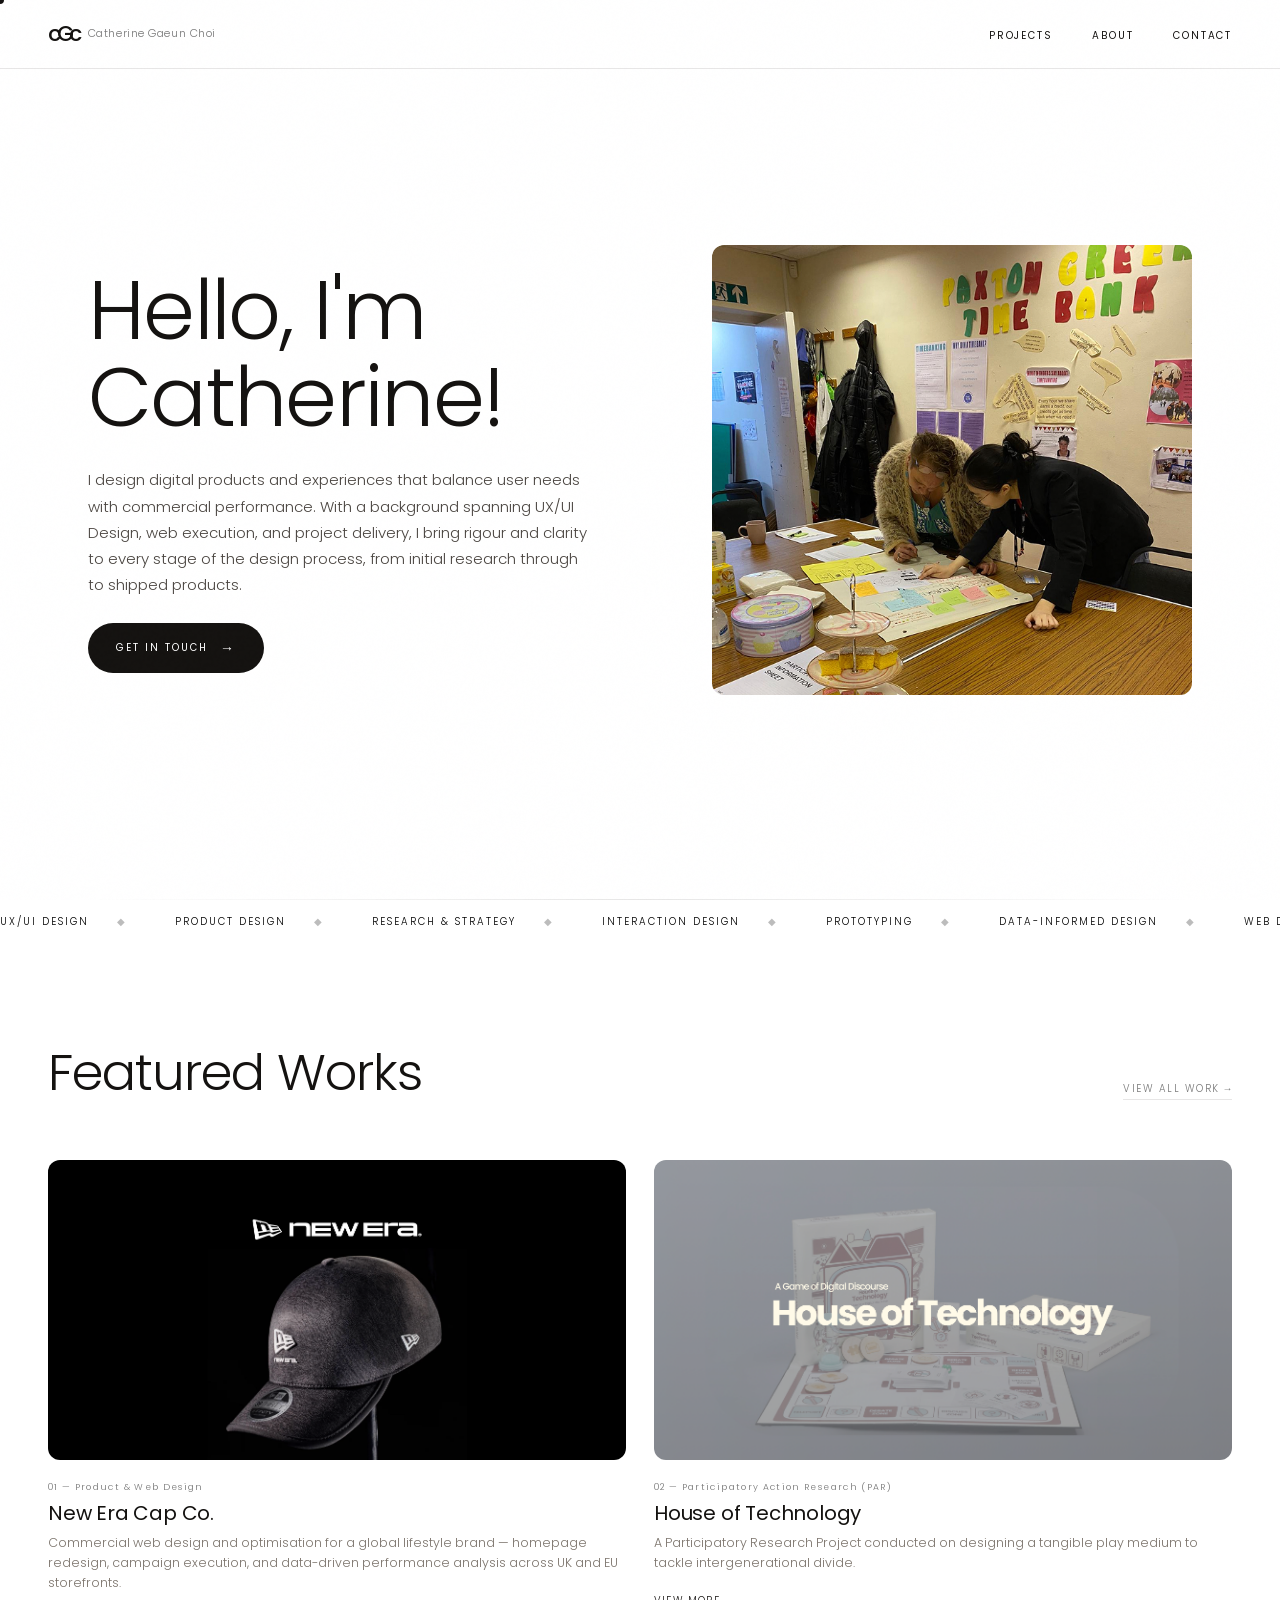
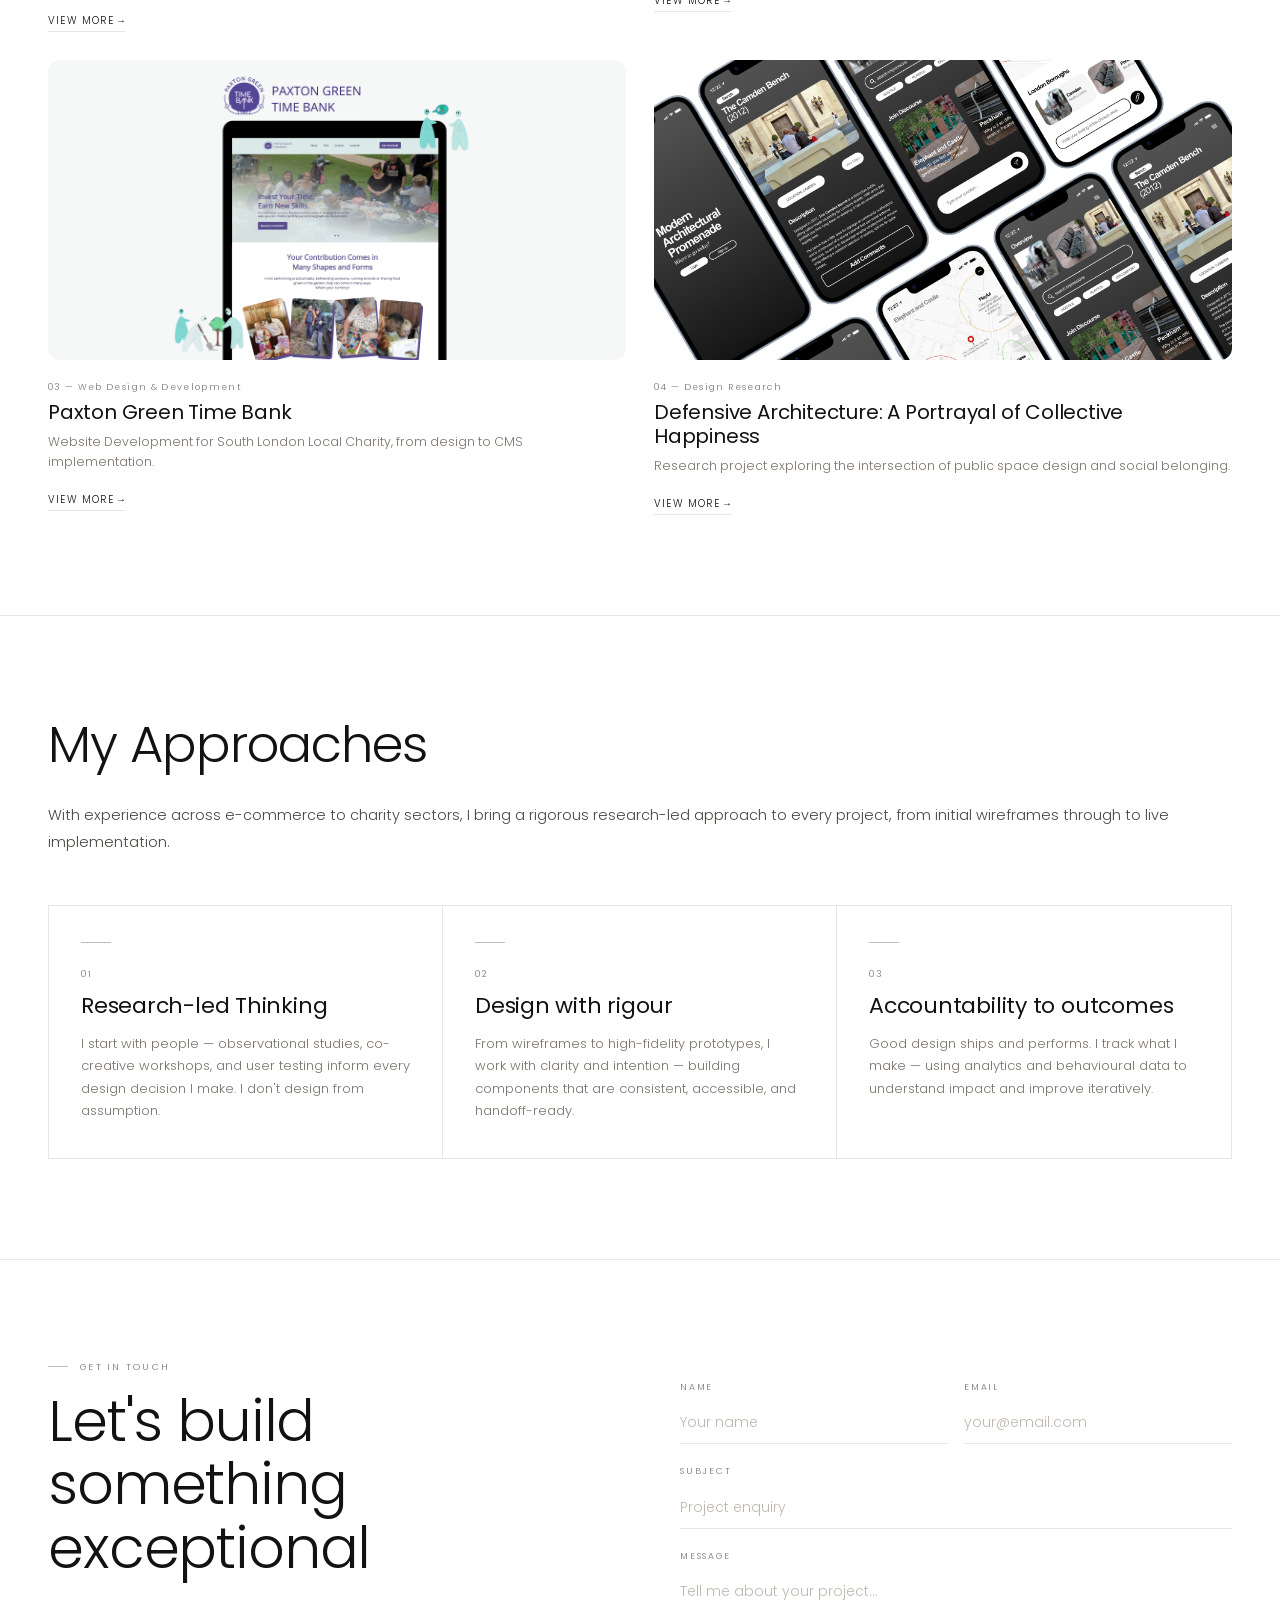
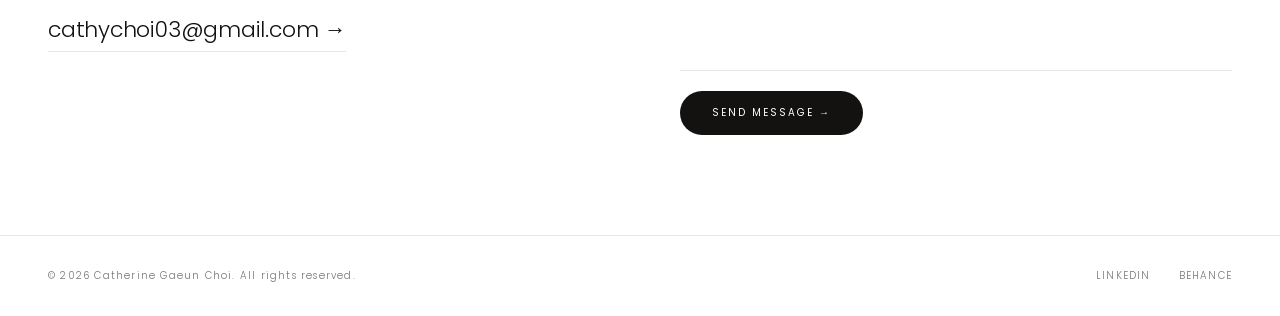
<file: index.html>
<!DOCTYPE html>
<html lang="en">
<head>
  <meta charset="UTF-8" />
  <meta name="viewport" content="width=device-width, initial-scale=1.0" />
  <title>Catherine Gaeun Choi — UX/UI & Web Specialist</title>
  <link rel="icon" type="image/png" href="memoji3.png">
  <link rel="apple-touch-icon" href="memoji3.png">

  <!-- Google Fonts -->
  <link rel="preconnect" href="https://fonts.googleapis.com" />
  <link rel="preconnect" href="https://fonts.gstatic.com" crossorigin />
  <link href="https://fonts.googleapis.com/css2?family=Poppins:wght@400;700&display=swap" rel="stylesheet">

  <!-- Stylesheet -->
  <link rel="stylesheet" href="style.css" />
</head>
<body>

  <!-- Custom cursor -->
  <div class="cursor" id="cursor"></div>

  <!-- ============================================================
       NAV
  ============================================================ -->
  <nav>
    <a href="#" class="nav-logo">
      <div class="logo-mark">cGc</div>
      <div class="logo-name">Catherine Gaeun Choi</div>
    </a>
    <ul class="nav-links">
      <li><a href="#projects">Projects</a></li>
      <li><a href="#services">About</a></li>
      <li><a href="#contact">Contact</a></li>
    </ul>
    <button class="nav-hamburger" id="hamburger" aria-label="Toggle menu">
      <span></span><span></span><span></span>
    </button>
  </nav>

  <!-- Mobile nav overlay -->
  <div class="mobile-nav-overlay" id="mobileNav">
    <a href="#projects" class="mobile-nav-link">Projects</a>
    <a href="#about"    class="mobile-nav-link">About</a>
    <a href="#services" class="mobile-nav-link">Services</a>
    <a href="#contact"  class="mobile-nav-link">Contact</a>
    <a href="mailto:cathychoi03@gmail.com" class="mobile-nav-email">cathychoi03@gmail.com</a>
  </div>

  <!-- ============================================================
       HERO
  ============================================================ -->
  <section class="hero">
  <div class="hero-content">
    <h1 class="hero-headline"> Hello, I'm Catherine!</h1>
    <p class="hero-bio">I design digital products and experiences that balance user needs with commercial performance. With a background spanning UX/UI Design, web execution, and project delivery, I bring rigour and clarity to every stage of the design process, from initial research through to shipped products.</p>
    <a class="hero-cta" href="#contact">Get in touch <span class="arrow">→</span></a>
  </div>
  <div class="hero-image">
    <img src="Work in progress.png" alt="Catherine" />
  </div>
  </section>

  <!-- ============================================================
       MARQUEE
  ============================================================ -->
  <div class="marquee-bar">
    <div class="marquee-track">
      <div class="marquee-item">UX/UI Design <span class="dot">◆</span></div>
      <div class="marquee-item">Product Design <span class="dot">◆</span></div>
      <div class="marquee-item">Research &amp; Strategy <span class="dot">◆</span></div>
      <div class="marquee-item">Interaction Design <span class="dot">◆</span></div>
      <div class="marquee-item">Prototyping <span class="dot">◆</span></div>
      <div class="marquee-item">Data-Informed Design <span class="dot">◆</span></div>
      <div class="marquee-item">Web Development <span class="dot">◆</span></div>
      <div class="marquee-item">CMS Implementation <span class="dot">◆</span></div>
      <!-- Duplicate set for seamless infinite loop -->
      <div class="marquee-item">UX/UI Design <span class="dot">◆</span></div>
      <div class="marquee-item">Product Design <span class="dot">◆</span></div>
      <div class="marquee-item">Research &amp; Strategy <span class="dot">◆</span></div>
      <div class="marquee-item">Interaction Design <span class="dot">◆</span></div>
      <div class="marquee-item">Prototyping <span class="dot">◆</span></div>
      <div class="marquee-item">Data-Informed Design <span class="dot">◆</span></div>
      <div class="marquee-item">Web Development <span class="dot">◆</span></div>
      <div class="marquee-item">CMS Implementation <span class="dot">◆</span></div>
    </div>
  </div>

  <!-- ============================================================
       PROJECTS
  ============================================================ -->
  <section id="projects">
    <div class="projects-header">
      <div>
        <h2 class="projects-title">Featured Works</h2>
      </div>
      <a href="https://www.behance.net/gaeunchoi_cath" class="view-all">View All Work →</a>
    </div>

    <div class="projects-grid">

      <div class="project-card">
        <div class="project-thumb thumb-1">
          <img src="New Era.png" alt="New Era" />
          <div class="project-thumb-inner">
          </div>
        </div>
        <div class="project-info">
          <div class="project-index">01 — Product &amp; Web Design</div>
          <h3 class="project-name">New Era Cap Co.</h3>
          <p class="project-desc">Commercial web design and optimisation for a global lifestyle brand — homepage redesign, campaign execution, and data-driven performance analysis across UK and EU storefronts.</p>
          <a href="new-era.html" class="project-link">View more →</a>
        </div>
      </div>

      <div class="project-card">
        <div class="project-thumb thumb-2">
          <img src="House of Technology.jpg" alt="House of Technology" />
          <div class="project-thumb-inner">
          </div>
        </div>
        <div class="project-info">
          <div class="project-index">02 — Participatory Action Research (PAR)</div>
          <h3 class="project-name">House of Technology</h3>
          <p class="project-desc">A Participatory Research Project conducted on designing a tangible play medium to tackle intergenerational divide.</p>
          <a href="house-of-technology.html" class="project-link">View more →</a>
        </div>
      </div>

      <div class="project-card">
        <div class="project-thumb thumb-3">
          <img src="Paxton Green Time Bank.png" alt="Paxton Green Time Bank" />
          <div class="project-thumb-inner">
          </div>
        </div>
        <div class="project-info">
          <div class="project-index">03 — Web Design &amp; Development</div>
          <h3 class="project-name">Paxton Green Time Bank</h3>
          <p class="project-desc">Website Development for South London Local Charity, from design to CMS implementation.</p>
          <a href="#" class="project-link">View more →</a>
        </div>
      </div>

      <div class="project-card">
        <div class="project-thumb thumb-4">
          <img src="Defensive Architecture.jpg" alt="Defensive Architecture" />
          <div class="project-thumb-inner">
          </div>
        </div>
        <div class="project-info">
          <div class="project-index">04 — Design Research</div>
          <h3 class="project-name">Defensive Architecture: A Portrayal of Collective Happiness</h3>
          <p class="project-desc">Research project exploring the intersection of public space design and social belonging.</p>
          <a href="#" class="project-link">View more →</a>
        </div>
      </div>

    </div>
  </section>

  <!-- ============================================================
       SERVICES
  ============================================================ -->
  <section id="services">
    <div class="services-header">
      <div>
        <h2 class="projects-title">My Approaches</h2>
        <p class="about-text">With experience across e-commerce to charity sectors, I bring a rigorous
        research-led approach to every project, from initial wireframes through to live
        implementation.</p>
      </div>
    </div>
    <div class="services-list">
      <div class="service-item">
        <div class="service-accent"></div>
        <div class="service-num">01</div>
        <h3 class="service-name">Research-led Thinking</h3>
        <p class="service-text">I start with people — observational studies, co-creative workshops, and user testing inform every design decision I make. I don't design from assumption.</p>
      </div>
      <div class="service-item">
        <div class="service-accent"></div>
        <div class="service-num">02</div>
        <h3 class="service-name">Design with rigour</h3>
        <p class="service-text">From wireframes to high-fidelity prototypes, I work with clarity and intention — building components that are consistent, accessible, and handoff-ready.</p>
      </div>
      <div class="service-item">
        <div class="service-accent"></div>
        <div class="service-num">03</div>
        <h3 class="service-name">Accountability to outcomes</h3>
        <p class="service-text">Good design ships and performs. I track what I make — using analytics and behavioural data to understand impact and improve iteratively.</p>
      </div>
    </div>
  </section>

  <!-- ============================================================
       CONTACT
  ============================================================ -->
  <section id="contact">
    <div class="contact-left">
      <div class="section-label">Get in Touch</div>
      <h2 class="contact-tagline">
        Let's build<br>
        something<br>
        exceptional
      </h2>
      <a href="mailto:cathychoi03@gmail.com" class="contact-email">
        cathychoi03@gmail.com →
      </a>
    </div>
    <div class="contact-right">
      <form class="contact-form" onsubmit="return false;">
        <div class="form-row">
          <div class="form-group">
            <label class="form-label">Name</label>
            <input class="form-input" type="text" placeholder="Your name" />
          </div>
          <div class="form-group">
            <label class="form-label">Email</label>
            <input class="form-input" type="email" placeholder="your@email.com" />
          </div>
        </div>
        <div class="form-group">
          <label class="form-label">Subject</label>
          <input class="form-input" type="text" placeholder="Project enquiry" />
        </div>
        <div class="form-group">
          <label class="form-label">Message</label>
          <textarea class="form-textarea" placeholder="Tell me about your project..."></textarea>
        </div>
        <button class="form-submit" type="submit">Send Message →</button>
      </form>
    </div>
  </section>

  <!-- ============================================================
       FOOTER
  ============================================================ -->
  <footer>
    <div class="footer-copy">© 2026 Catherine Gaeun Choi. All rights reserved.</div>
    <div class="footer-socials">
      <a href="https://www.linkedin.com/in/gaeun-choi-cath0303">LinkedIn</a>
      <a href="https://www.behance.net/gaeunchoi_cath">Behance</a>
    </div>
  </footer>

  <!-- JavaScript -->
  <script src="main.js"></script>

</body>
</html>
</file>
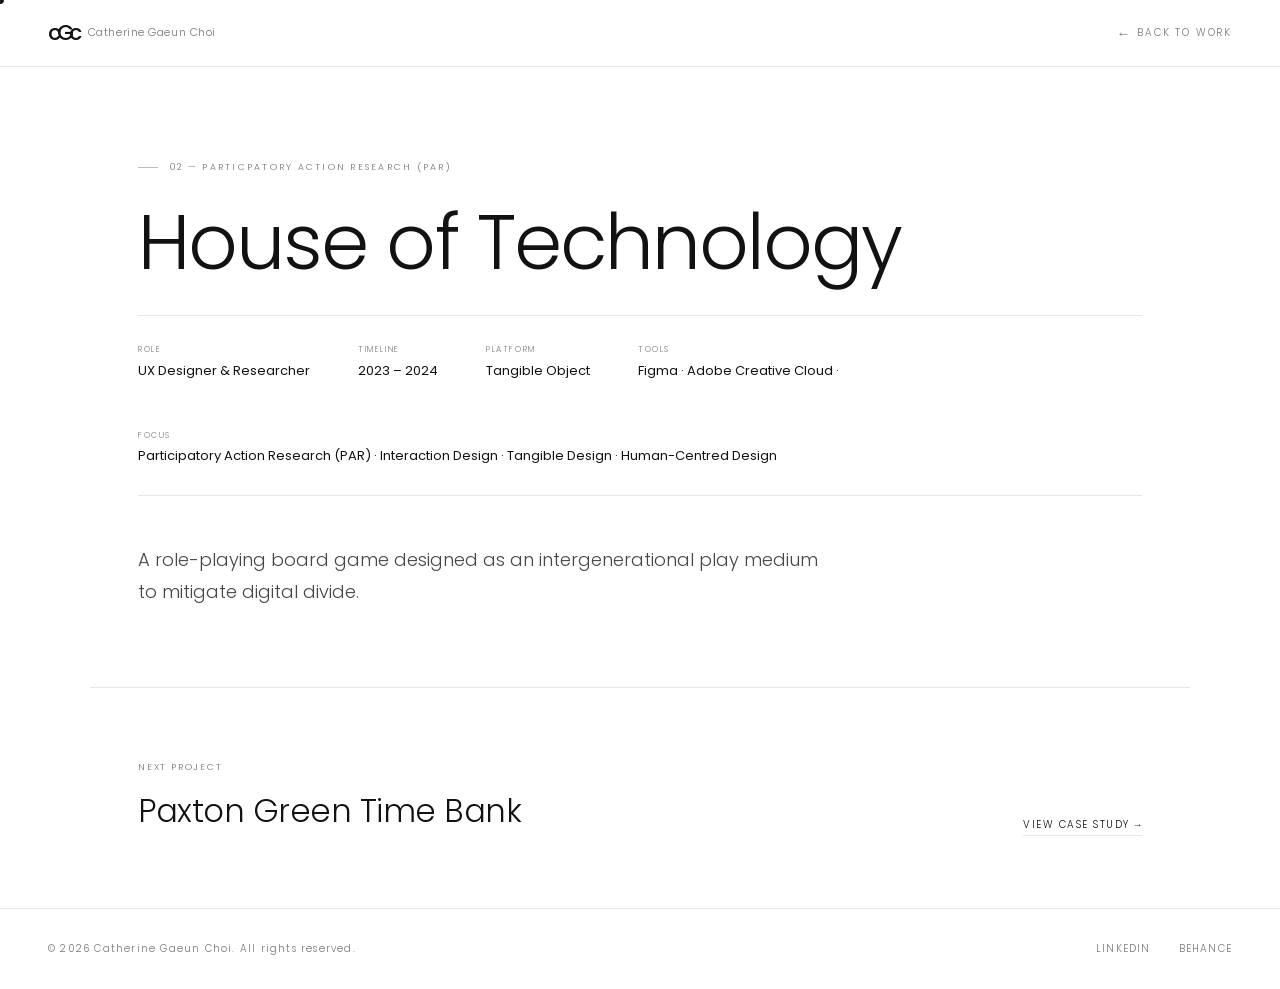
<file: house-of-technology.html>
<!DOCTYPE html>
<html lang="en">
<head>
  <meta charset="UTF-8" />
  <meta name="viewport" content="width=device-width, initial-scale=1.0" />
  <title>House of Technology. — Catherine Gaeun Choi</title>
  <link rel="icon" type="image/png" href="memoji3.png">
  <link rel="apple-touch-icon" href="memoji3.png">

  <link rel="preconnect" href="https://fonts.googleapis.com" />
  <link rel="preconnect" href="https://fonts.gstatic.com" crossorigin />
  <link href="https://fonts.googleapis.com/css2?family=Poppins:wght@300;400;700&display=swap" rel="stylesheet">

  <style>
    *, *::before, *::after { box-sizing: border-box; margin: 0; padding: 0; }

    :root {
      --cream: #ffffff;
      --ink: #141210;
      --warm-mid: #787878;
      --accent: #bcbcbc;
      --border: rgba(20,18,16,0.1);
      --font-display: 'Poppins', Helvetica, sans-serif;
      --font-body: 'Poppins', sans-serif;
      --font-mono: 'Poppins', monospace;
    }

    html { scroll-behavior: smooth; }

    body {
      background: var(--cream);
      color: var(--ink);
      font-family: var(--font-body);
      font-weight: 300;
      font-size: 15px;
      line-height: 1.6;
      overflow-x: hidden;
      cursor: none;
    }

    /* ---- CURSOR ---- */
    .cursor {
      position: fixed;
      width: 8px; height: 8px;
      background: var(--ink);
      border-radius: 50%;
      pointer-events: none;
      z-index: 9999;
      transform: translate(-50%, -50%);
      transition: transform 0.1s ease, width 0.3s ease, height 0.3s ease, background 0.3s ease;
      mix-blend-mode: multiply;
    }
    .cursor.hover {
      width: 40px; height: 40px;
      background: var(--accent);
      opacity: 0.6;
    }

    /* ---- NAV ---- */
    nav {
      position: fixed; top: 0; left: 0; right: 0;
      z-index: 200;
      display: flex; align-items: center; justify-content: space-between;
      padding: 22px 48px;
      background: white;
      border-bottom: 1px solid var(--border);
      transition: padding 0.3s ease;
    }
    .nav-logo {
      display: flex; align-items: center; gap: 10px;
      text-decoration: none; color: var(--ink);
    }
    .nav-logo .logo-mark {
      font-family: var(--font-display);
      font-size: 22px; font-weight: 500;
      letter-spacing: -0.2em; line-height: 1;
    }
    .nav-logo .logo-name {
      font-size: 11px; font-weight: 300;
      letter-spacing: 0.05em; color: var(--warm-mid);
    }
    .nav-back {
      font-family: var(--font-mono);
      font-size: 10px; letter-spacing: 0.18em;
      text-transform: uppercase;
      color: var(--warm-mid);
      text-decoration: none;
      display: flex; align-items: center; gap: 8px;
      transition: color 0.3s ease, gap 0.3s ease;
    }
    .nav-back:hover { color: var(--ink); gap: 12px; }
    .nav-back .arrow { font-size: 14px; }

    /* ---- CASE STUDY HERO ---- */
    .cs-hero {
      padding: 160px 48px 80px;
      border-bottom: 1px solid var(--border);
      max-width: 1100px;
      margin: 0 auto;
    }

    .cs-label {
      font-family: var(--font-mono);
      font-size: 9px; letter-spacing: 0.25em;
      text-transform: uppercase; color: var(--warm-mid);
      display: flex; align-items: center; gap: 12px;
      margin-bottom: 28px;
      opacity: 0; animation: fadeUp 0.7s ease 0.1s forwards;
    }
    .cs-label::before {
      content: ''; display: inline-block;
      width: 20px; height: 1px; background: var(--accent);
    }

    .cs-title {
      font-family: var(--font-display);
      font-size: clamp(42px, 6vw, 78px);
      font-weight: 300; line-height: 1.05;
      letter-spacing: -0.025em;
      margin-bottom: 32px;
      opacity: 0; animation: fadeUp 0.8s ease 0.2s forwards;
    }

    .cs-meta {
      display: flex; gap: 48px; flex-wrap: wrap;
      padding: 28px 0;
      border-top: 1px solid var(--border);
      border-bottom: 1px solid var(--border);
      margin-bottom: 48px;
      opacity: 0; animation: fadeUp 0.8s ease 0.35s forwards;
    }
    .cs-meta-item { display: flex; flex-direction: column; gap: 4px; }
    .cs-meta-label {
      font-family: var(--font-mono);
      font-size: 8px; letter-spacing: 0.2em;
      text-transform: uppercase; color: var(--warm-mid);
    }
    .cs-meta-value { font-size: 13px; font-weight: 400; }

    .cs-summary {
      font-size: 18px; font-weight: 300;
      line-height: 1.75; color: #4a4540;
      max-width: 680px;
      opacity: 0; animation: fadeUp 0.8s ease 0.45s forwards;
    }

    /* ---- NEXT PROJECT ---- */
    .cs-next {
      max-width: 1100px; margin: 0 auto;
      padding: 72px 48px;
      display: flex; justify-content: space-between;
      align-items: center;
    }
    .cs-next-label {
      font-family: var(--font-mono);
      font-size: 9px; letter-spacing: 0.2em;
      text-transform: uppercase; color: var(--warm-mid);
      margin-bottom: 10px;
    }
    .cs-next-title {
      font-family: var(--font-display);
      font-size: clamp(22px, 2.5vw, 32px);
      font-weight: 300; letter-spacing: -0.015em;
    }
    .cs-next-link {
      font-family: var(--font-mono);
      font-size: 10px; letter-spacing: 0.15em;
      text-transform: uppercase; color: var(--ink);
      text-decoration: none;
      display: flex; align-items: center; gap: 10px;
      border-bottom: 1px solid var(--border);
      padding-bottom: 2px;
      transition: gap 0.3s ease, border-color 0.3s ease;
      white-space: nowrap; align-self: flex-end;
    }
    .cs-next-link:hover { gap: 16px; border-color: var(--accent); }

    /* ---- FOOTER ---- */
    footer {
      padding: 32px 48px;
      border-top: 1px solid var(--border);
      display: flex; justify-content: space-between; align-items: center;
    }
    .footer-copy {
      font-family: var(--font-mono);
      font-size: 10px; letter-spacing: 0.12em; color: var(--warm-mid);
    }
    .footer-socials { display: flex; gap: 28px; }
    .footer-socials a {
      font-family: var(--font-mono);
      font-size: 10px; letter-spacing: 0.12em;
      text-transform: uppercase; color: var(--warm-mid);
      text-decoration: none; transition: color 0.3s ease;
    }
    .footer-socials a:hover { color: var(--ink); }

    /* ---- ANIMATIONS ---- */
    @keyframes fadeUp {
      from { opacity: 0; transform: translateY(20px); }
      to   { opacity: 1; transform: translateY(0); }
    }

    /* ---- TABLET ---- */
    @media (max-width: 900px) {
      nav { padding: 18px 28px; }
      .cs-hero { padding: 130px 28px 60px; }
      .cs-next { flex-direction: column; align-items: flex-start; gap: 24px; padding: 52px 28px; }
      footer { padding: 28px; flex-direction: column; gap: 16px; text-align: center; }
      .cs-confidential { padding: 72px 28px; }
    }

    /* ---- MOBILE ---- */
    @media (max-width: 600px) {
      body { cursor: auto; }
      .cursor { display: none; }
      nav { padding: 16px 20px; }
      .nav-logo .logo-name { display: none; }
      .cs-hero { padding: 110px 20px 48px; }
      .cs-meta { gap: 24px; }
      .cs-summary { font-size: 16px; }
      .cs-confidential { padding: 60px 20px; min-height: 300px; }
      .cs-next { padding: 40px 20px; }
      footer { padding: 24px 20px; }
    }
  </style>
</head>
<body>

  <div class="cursor" id="cursor"></div>

  <!-- NAV -->
  <nav>
    <a href="index.html" class="nav-logo">
      <div class="logo-mark">cGc</div>
      <div class="logo-name">Catherine Gaeun Choi</div>
    </a>
    <a href="index.html#projects" class="nav-back">
      <span class="arrow">←</span> Back to work
    </a>
  </nav>

  <!-- HERO -->
  <div class="cs-hero">
    <div class="cs-label">02 — Particpatory Action Research (PAR)</div>
    <h1 class="cs-title">House of Technology</h1>
    <div class="cs-meta">
      <div class="cs-meta-item">
        <span class="cs-meta-label">Role</span>
        <span class="cs-meta-value">UX Designer & Researcher</span>
      </div>
      <div class="cs-meta-item">
        <span class="cs-meta-label">Timeline</span>
        <span class="cs-meta-value">2023 – 2024</span>
      </div>
      <div class="cs-meta-item">
        <span class="cs-meta-label">Platform</span>
        <span class="cs-meta-value">Tangible Object</span>
      </div>
      <div class="cs-meta-item">
        <span class="cs-meta-label">Tools</span>
        <span class="cs-meta-value">Figma · Adobe Creative Cloud ·</span>
      </div>
      <div class="cs-meta-item">
        <span class="cs-meta-label">Focus</span>
        <span class="cs-meta-value">Participatory Action Research (PAR) · Interaction Design · Tangible Design · Human-Centred Design </span>
      </div>
    </div>
    <p class="cs-summary">
      A role-playing board game designed as an intergenerational play medium to mitigate digital divide.
    </p>
  </div>

  <!-- NEXT PROJECT -->
  <div class="cs-next">
    <div>
      <p class="cs-next-label">Next project</p>
      <h2 class="cs-next-title">Paxton Green Time Bank</h2>
    </div>
    <a href="paxton-green-time-bank.html" class="cs-next-link">
      View case study →
    </a>
  </div>

  <!-- FOOTER -->
  <footer>
    <div class="footer-copy">© 2026 Catherine Gaeun Choi. All rights reserved.</div>
    <div class="footer-socials">
      <a href="https://www.linkedin.com/in/gaeun-choi-cath0303">LinkedIn</a>
      <a href="https://www.behance.net/gaeunchoi_cath">Behance</a>
    </div>
  </footer>

  <script>
    const cursor = document.getElementById('cursor');
    const isMobileWidth = () => window.innerWidth <= 600;

    document.addEventListener('mousemove', e => {
      if (isMobileWidth()) return;
      cursor.style.left = e.clientX + 'px';
      cursor.style.top  = e.clientY + 'px';
    });

    document.querySelectorAll('a, button').forEach(el => {
      el.addEventListener('mouseenter', () => { if (!isMobileWidth()) cursor.classList.add('hover'); });
      el.addEventListener('mouseleave', () => cursor.classList.remove('hover'));
    });

    const nav = document.querySelector('nav');
    window.addEventListener('scroll', () => {
      const mobile = window.innerWidth <= 600;
      const tablet = window.innerWidth <= 900;
      const px = mobile ? '20px' : tablet ? '28px' : '48px';
      const py = window.scrollY > 60 ? '12px' : mobile ? '16px' : tablet ? '18px' : '22px';
      nav.style.padding = `${py} ${px}`;
    });
  </script>

</body>
</html>
</file>
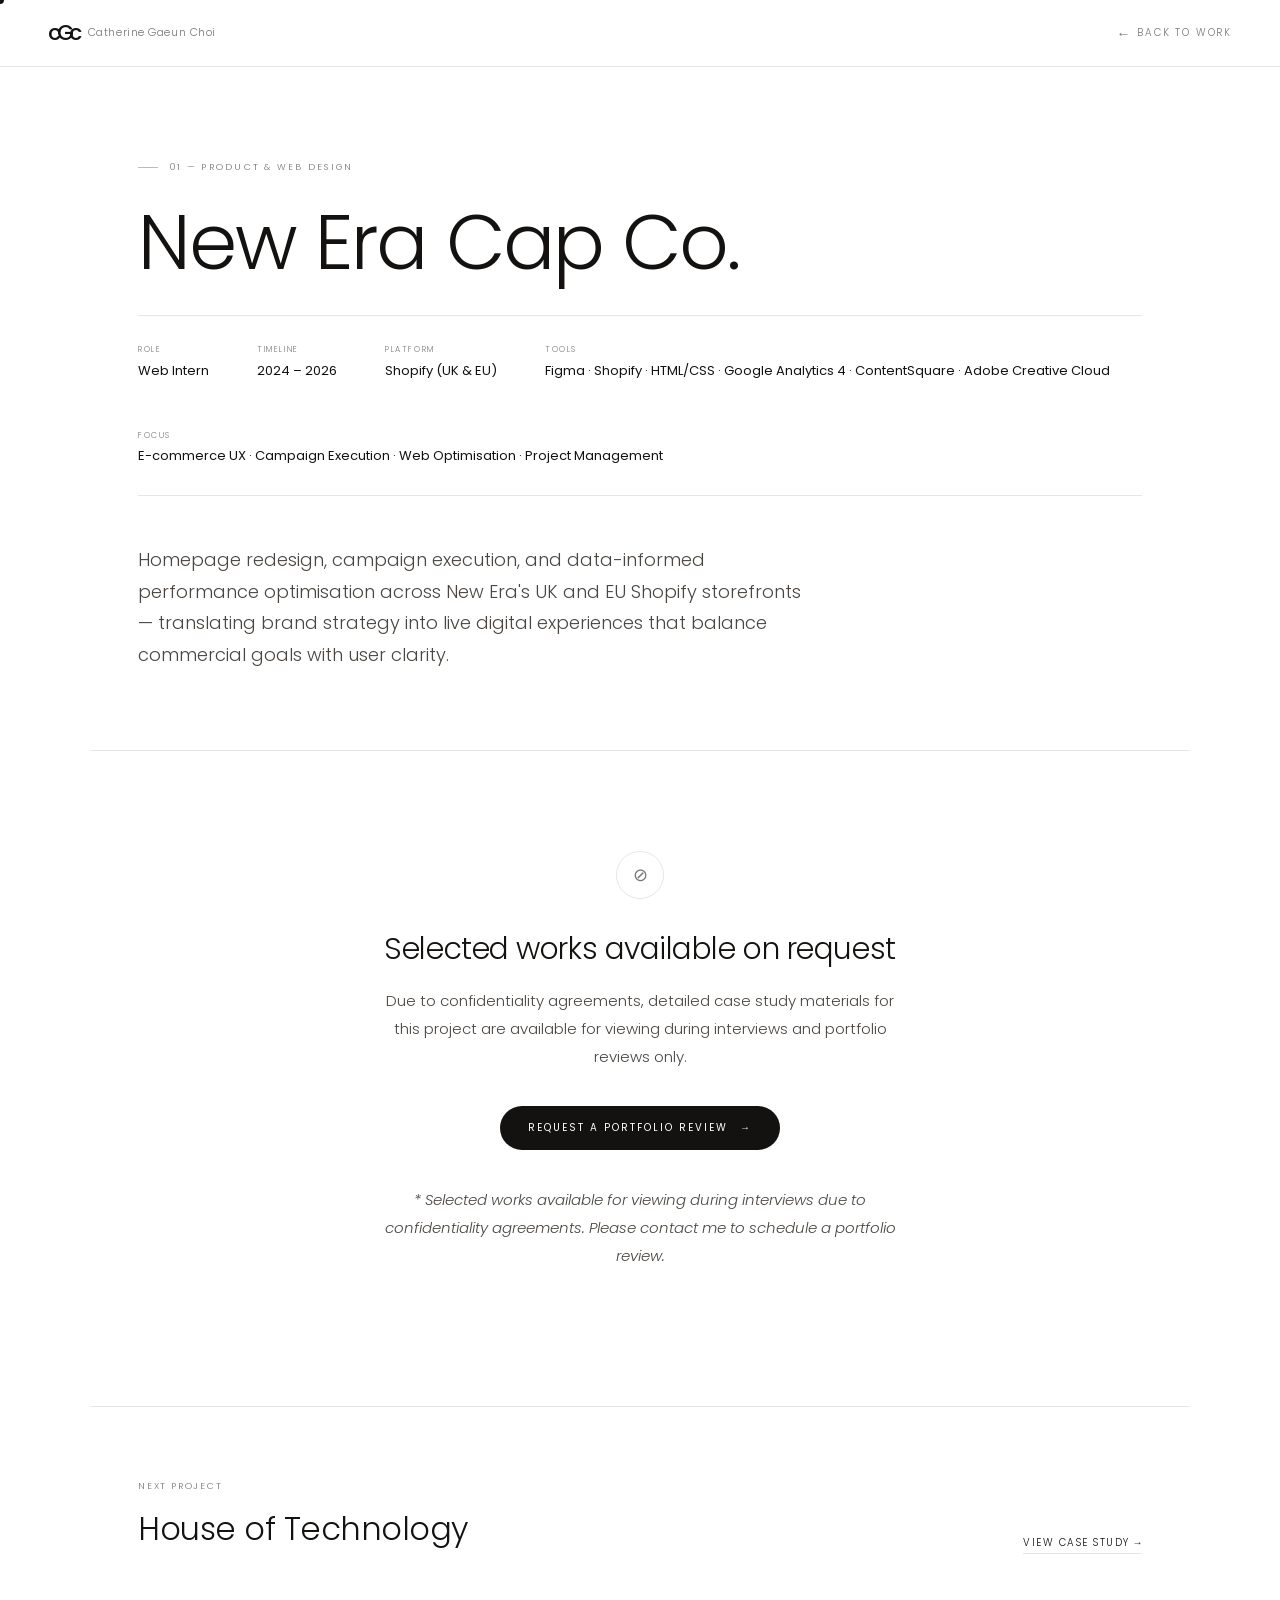
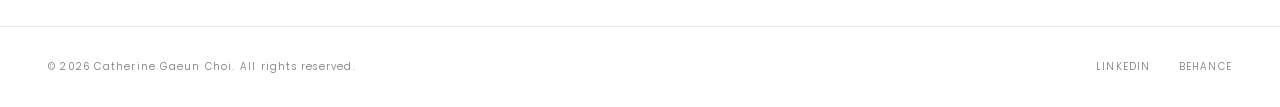
<file: new-era.html>
<!DOCTYPE html>
<html lang="en">
<head>
  <meta charset="UTF-8" />
  <meta name="viewport" content="width=device-width, initial-scale=1.0" />
  <title>New Era Cap Co. — Catherine Gaeun Choi</title>
  <link rel="icon" type="image/png" href="memoji3.png">
  <link rel="apple-touch-icon" href="memoji3.png">

  <link rel="preconnect" href="https://fonts.googleapis.com" />
  <link rel="preconnect" href="https://fonts.gstatic.com" crossorigin />
  <link href="https://fonts.googleapis.com/css2?family=Poppins:wght@300;400;700&display=swap" rel="stylesheet">

  <style>
    *, *::before, *::after { box-sizing: border-box; margin: 0; padding: 0; }

    :root {
      --cream: #ffffff;
      --ink: #141210;
      --warm-mid: #787878;
      --accent: #bcbcbc;
      --border: rgba(20,18,16,0.1);
      --font-display: 'Poppins', Helvetica, sans-serif;
      --font-body: 'Poppins', sans-serif;
      --font-mono: 'Poppins', monospace;
    }

    html { scroll-behavior: smooth; }

    body {
      background: var(--cream);
      color: var(--ink);
      font-family: var(--font-body);
      font-weight: 300;
      font-size: 15px;
      line-height: 1.6;
      overflow-x: hidden;
      cursor: none;
    }

    /* ---- CURSOR ---- */
    .cursor {
      position: fixed;
      width: 8px; height: 8px;
      background: var(--ink);
      border-radius: 50%;
      pointer-events: none;
      z-index: 9999;
      transform: translate(-50%, -50%);
      transition: transform 0.1s ease, width 0.3s ease, height 0.3s ease, background 0.3s ease;
      mix-blend-mode: multiply;
    }
    .cursor.hover {
      width: 40px; height: 40px;
      background: var(--accent);
      opacity: 0.6;
    }

    /* ---- NAV ---- */
    nav {
      position: fixed; top: 0; left: 0; right: 0;
      z-index: 200;
      display: flex; align-items: center; justify-content: space-between;
      padding: 22px 48px;
      background: white;
      border-bottom: 1px solid var(--border);
      transition: padding 0.3s ease;
    }
    .nav-logo {
      display: flex; align-items: center; gap: 10px;
      text-decoration: none; color: var(--ink);
    }
    .nav-logo .logo-mark {
      font-family: var(--font-display);
      font-size: 22px; font-weight: 500;
      letter-spacing: -0.2em; line-height: 1;
    }
    .nav-logo .logo-name {
      font-size: 11px; font-weight: 300;
      letter-spacing: 0.05em; color: var(--warm-mid);
    }
    .nav-back {
      font-family: var(--font-mono);
      font-size: 10px; letter-spacing: 0.18em;
      text-transform: uppercase;
      color: var(--warm-mid);
      text-decoration: none;
      display: flex; align-items: center; gap: 8px;
      transition: color 0.3s ease, gap 0.3s ease;
    }
    .nav-back:hover { color: var(--ink); gap: 12px; }
    .nav-back .arrow { font-size: 14px; }

    /* ---- CASE STUDY HERO ---- */
    .cs-hero {
      padding: 160px 48px 80px;
      border-bottom: 1px solid var(--border);
      max-width: 1100px;
      margin: 0 auto;
    }

    .cs-label {
      font-family: var(--font-mono);
      font-size: 9px; letter-spacing: 0.25em;
      text-transform: uppercase; color: var(--warm-mid);
      display: flex; align-items: center; gap: 12px;
      margin-bottom: 28px;
      opacity: 0; animation: fadeUp 0.7s ease 0.1s forwards;
    }
    .cs-label::before {
      content: ''; display: inline-block;
      width: 20px; height: 1px; background: var(--accent);
    }

    .cs-title {
      font-family: var(--font-display);
      font-size: clamp(42px, 6vw, 78px);
      font-weight: 300; line-height: 1.05;
      letter-spacing: -0.025em;
      margin-bottom: 32px;
      opacity: 0; animation: fadeUp 0.8s ease 0.2s forwards;
    }

    .cs-meta {
      display: flex; gap: 48px; flex-wrap: wrap;
      padding: 28px 0;
      border-top: 1px solid var(--border);
      border-bottom: 1px solid var(--border);
      margin-bottom: 48px;
      opacity: 0; animation: fadeUp 0.8s ease 0.35s forwards;
    }
    .cs-meta-item { display: flex; flex-direction: column; gap: 4px; }
    .cs-meta-label {
      font-family: var(--font-mono);
      font-size: 8px; letter-spacing: 0.2em;
      text-transform: uppercase; color: var(--warm-mid);
    }
    .cs-meta-value { font-size: 13px; font-weight: 400; }

    .cs-summary {
      font-size: 18px; font-weight: 300;
      line-height: 1.75; color: #4a4540;
      max-width: 680px;
      opacity: 0; animation: fadeUp 0.8s ease 0.45s forwards;
    }

    /* ---- CONFIDENTIALITY NOTICE ---- */
    .cs-confidential {
      max-width: 1100px;
      margin: 0 auto;
      padding: 100px 48px;
      display: flex;
      flex-direction: column;
      align-items: center;
      justify-content: center;
      text-align: center;
      min-height: 400px;
      border-bottom: 1px solid var(--border);
      opacity: 0;
      animation: fadeUp 0.8s ease 0.5s forwards;
    }

    .cs-confidential-icon {
      width: 48px; height: 48px;
      border: 1px solid var(--border);
      border-radius: 50%;
      display: flex; align-items: center; justify-content: center;
      margin-bottom: 32px;
      font-size: 18px;
      color: var(--warm-mid);
    }

    .cs-confidential h2 {
      font-family: var(--font-display);
      font-size: clamp(22px, 2.5vw, 30px);
      font-weight: 300;
      letter-spacing: -0.015em;
      line-height: 1.2;
      margin-bottom: 20px;
    }

    .cs-confidential p {
      font-size: 15px;
      line-height: 1.85;
      color: #4a4540;
      max-width: 520px;
      margin-bottom: 36px;
    }

    .cs-confidential-note {
      font-family: var(--font-mono);
      font-size: 10px;
      letter-spacing: 0.15em;
      text-transform: uppercase;
      color: var(--warm-mid);
      max-width: 680px;
      font-style: italic;
      text-transform: none;
      letter-spacing: 0;
      font-size: 13px;
      margin-top: 36px;
    }

    .cs-contact-btn {
      display: inline-flex;
      align-items: center;
      gap: 12px;
      background: var(--ink);
      color: var(--cream);
      text-decoration: none;
      padding: 14px 28px;
      font-size: 10px;
      font-weight: 400;
      letter-spacing: 0.2em;
      text-transform: uppercase;
      transition: background 0.3s ease, color 0.3s ease, gap 0.3s ease;
      border-radius: 40px;
    }
    .cs-contact-btn:hover {
      background: #d9d9d9;
      color: var(--ink);
      gap: 18px;
    }
    @media (max-width: 600px) {
    .cs-contact-btn {
    align-self: center;
    width: auto;
  }
}
    /* ---- NEXT PROJECT ---- */
    .cs-next {
      max-width: 1100px; margin: 0 auto;
      padding: 72px 48px;
      display: flex; justify-content: space-between;
      align-items: center;
    }
    .cs-next-label {
      font-family: var(--font-mono);
      font-size: 9px; letter-spacing: 0.2em;
      text-transform: uppercase; color: var(--warm-mid);
      margin-bottom: 10px;
    }
    .cs-next-title {
      font-family: var(--font-display);
      font-size: clamp(22px, 2.5vw, 32px);
      font-weight: 300; letter-spacing: -0.015em;
    }
    .cs-next-link {
      font-family: var(--font-mono);
      font-size: 10px; letter-spacing: 0.15em;
      text-transform: uppercase; color: var(--ink);
      text-decoration: none;
      display: flex; align-items: center; gap: 10px;
      border-bottom: 1px solid var(--border);
      padding-bottom: 2px;
      transition: gap 0.3s ease, border-color 0.3s ease;
      white-space: nowrap; align-self: flex-end;
    }
    .cs-next-link:hover { gap: 16px; border-color: var(--accent); }

    /* ---- FOOTER ---- */
    footer {
      padding: 32px 48px;
      border-top: 1px solid var(--border);
      display: flex; justify-content: space-between; align-items: center;
    }
    .footer-copy {
      font-family: var(--font-mono);
      font-size: 10px; letter-spacing: 0.12em; color: var(--warm-mid);
    }
    .footer-socials { display: flex; gap: 28px; }
    .footer-socials a {
      font-family: var(--font-mono);
      font-size: 10px; letter-spacing: 0.12em;
      text-transform: uppercase; color: var(--warm-mid);
      text-decoration: none; transition: color 0.3s ease;
    }
    .footer-socials a:hover { color: var(--ink); }

    /* ---- ANIMATIONS ---- */
    @keyframes fadeUp {
      from { opacity: 0; transform: translateY(20px); }
      to   { opacity: 1; transform: translateY(0); }
    }

    /* ---- TABLET ---- */
    @media (max-width: 900px) {
      nav { padding: 18px 28px; }
      .cs-hero { padding: 130px 28px 60px; }
      .cs-next { flex-direction: column; align-items: flex-start; gap: 24px; padding: 52px 28px; }
      footer { padding: 28px; flex-direction: column; gap: 16px; text-align: center; }
      .cs-confidential { padding: 72px 28px; }
    }

    /* ---- MOBILE ---- */
    @media (max-width: 600px) {
      body { cursor: auto; }
      .cursor { display: none; }
      nav { padding: 16px 20px; }
      .nav-logo .logo-name { display: none; }
      .cs-hero { padding: 110px 20px 48px; }
      .cs-meta { gap: 24px; }
      .cs-summary { font-size: 16px; }
      .cs-confidential { padding: 60px 20px; min-height: 300px; }
      .cs-next { padding: 40px 20px; }
      footer { padding: 24px 20px; }
    }
  </style>
</head>
<body>

  <div class="cursor" id="cursor"></div>

  <!-- NAV -->
  <nav>
    <a href="index.html" class="nav-logo">
      <div class="logo-mark">cGc</div>
      <div class="logo-name">Catherine Gaeun Choi</div>
    </a>
    <a href="index.html#projects" class="nav-back">
      <span class="arrow">←</span> Back to work
    </a>
  </nav>

  <!-- HERO -->
  <div class="cs-hero">
    <div class="cs-label">01 — Product &amp; Web Design</div>
    <h1 class="cs-title">New Era Cap Co.</h1>
    <div class="cs-meta">
      <div class="cs-meta-item">
        <span class="cs-meta-label">Role</span>
        <span class="cs-meta-value">Web Intern</span>
      </div>
      <div class="cs-meta-item">
        <span class="cs-meta-label">Timeline</span>
        <span class="cs-meta-value">2024 – 2026</span>
      </div>
      <div class="cs-meta-item">
        <span class="cs-meta-label">Platform</span>
        <span class="cs-meta-value">Shopify (UK &amp; EU)</span>
      </div>
      <div class="cs-meta-item">
        <span class="cs-meta-label">Tools</span>
        <span class="cs-meta-value">Figma · Shopify · HTML/CSS · Google Analytics 4 · ContentSquare · Adobe Creative Cloud </span>
      </div>
      <div class="cs-meta-item">
        <span class="cs-meta-label">Focus</span>
        <span class="cs-meta-value">E-commerce UX · Campaign Execution · Web Optimisation · Project Management </span>
      </div>
    </div>
    <p class="cs-summary">
      Homepage redesign, campaign execution, and data-informed performance optimisation
      across New Era's UK and EU Shopify storefronts — translating brand strategy into
      live digital experiences that balance commercial goals with user clarity.
    </p>
  </div>

  <!-- CONFIDENTIALITY NOTICE -->
  <div class="cs-confidential">
    <div class="cs-confidential-icon">⊘</div>
    <h2>Selected works available on request</h2>
    <p>
      Due to confidentiality agreements, detailed case study materials for this project
      are available for viewing during interviews and portfolio reviews only.
    </p>
    <a href="index.html#contact" class="cs-contact-btn">
      Request a portfolio review <span>→</span>
    </a>
    <p class="cs-confidential-note">
      * Selected works available for viewing during interviews due to confidentiality agreements.
      Please contact me to schedule a portfolio review.
    </p>
  </div>

  <!-- NEXT PROJECT -->
  <div class="cs-next">
    <div>
      <p class="cs-next-label">Next project</p>
      <h2 class="cs-next-title">House of Technology</h2>
    </div>
    <a href="house-of-technology.html" class="cs-next-link">
      View case study →
    </a>
  </div>

  <!-- FOOTER -->
  <footer>
    <div class="footer-copy">© 2026 Catherine Gaeun Choi. All rights reserved.</div>
    <div class="footer-socials">
      <a href="https://www.linkedin.com/in/gaeun-choi-cath0303">LinkedIn</a>
      <a href="https://www.behance.net/gaeunchoi_cath">Behance</a>
    </div>
  </footer>

  <script>
    const cursor = document.getElementById('cursor');
    const isMobileWidth = () => window.innerWidth <= 600;

    document.addEventListener('mousemove', e => {
      if (isMobileWidth()) return;
      cursor.style.left = e.clientX + 'px';
      cursor.style.top  = e.clientY + 'px';
    });

    document.querySelectorAll('a, button').forEach(el => {
      el.addEventListener('mouseenter', () => { if (!isMobileWidth()) cursor.classList.add('hover'); });
      el.addEventListener('mouseleave', () => cursor.classList.remove('hover'));
    });

    const nav = document.querySelector('nav');
    window.addEventListener('scroll', () => {
      const mobile = window.innerWidth <= 600;
      const tablet = window.innerWidth <= 900;
      const px = mobile ? '20px' : tablet ? '28px' : '48px';
      const py = window.scrollY > 60 ? '12px' : mobile ? '16px' : tablet ? '18px' : '22px';
      nav.style.padding = `${py} ${px}`;
    });
  </script>

</body>
</html>
</file>
<file: style.css>
/* ============================================================
   Catherine Gaeun Choi — Portfolio
   style.css
   ============================================================ */

*, *::before, *::after { box-sizing: border-box; margin: 0; padding: 0; }

:root {
  --cream: #ffffff;
  --ink: #141210;
  --warm-mid: #787878;
  --accent: #bcbcbc;
  --border: rgba(20,18,16,0.1);
  --font-display: 'Poppins', Helvetica, sans-serif;
  --font-body: 'Poppins', sans-serif;
  --font-mono: 'Poppins', monospace;
}

html { 
  scroll-behavior: smooth;
  overflow-x: hidden;
 }

body {
  background: var(--cream);
  color: var(--ink);
  font-family: var(--font-body);
  font-weight: 300;
  font-size: 15px;
  line-height: 1.6;
  overflow-x: hidden;
  cursor: none;
}

/* ---- CUSTOM CURSOR ---- */
.cursor {
  position: fixed;
  width: 8px; height: 8px;
  background: var(--ink);
  border-radius: 50%;
  pointer-events: none;
  z-index: 9999;
  transform: translate(-50%, -50%);
  transition: transform 0.1s ease, width 0.3s ease, height 0.3s ease, background 0.3s ease;
  mix-blend-mode: multiply;
}
.cursor.hover {
  width: 40px; height: 40px;
  background: var(--accent);
  opacity: 0.6;
}

/* ---- NOISE OVERLAY ---- */
body::before {
  content: '';
  position: fixed; inset: 0;
  background-image: url("data:image/svg+xml,%3Csvg viewBox='0 0 256 256' xmlns='http://www.w3.org/2000/svg'%3E%3Cfilter id='noise'%3E%3CfeTurbulence type='fractalNoise' baseFrequency='0.9' numOctaves='4' stitchTiles='stitch'/%3E%3C/filter%3E%3Crect width='100%25' height='100%25' filter='url(%23noise)' opacity='0.035'/%3E%3C/svg%3E");
  pointer-events: none;
  z-index: 998;
  opacity: 0.4;
}

/* ---- NAV ---- */
nav {
  position: fixed; top: 0; left: 0; right: 0;
  z-index: 200;
  display: flex; align-items: center; justify-content: space-between;
  padding: 22px 48px;
  background: white;
  backdrop-filter: blur(12px);
  border-bottom: 1px solid var(--border);
  transition: padding 0.3s ease;
}

.nav-logo {
  display: flex; align-items: center; gap: 10px;
  text-decoration: none; color: var(--ink);
}
.nav-logo .logo-mark {
  font-family: var(--font-display);
  font-size: 22px;
  font-weight: 500;
  letter-spacing: -0.2em;
  line-height: 1;
}
.nav-logo .logo-name {
  font-family: var(--font-body);
  font-size: 11px;
  font-weight: 300;
  letter-spacing: 0.05em;
  color: var(--warm-mid);
}

.nav-links {
  display: flex; gap: 40px;
  list-style: none;
}
.nav-links a {
  text-decoration: none;
  color: var(--ink);
  font-size: 10px;
  font-weight: 400;
  letter-spacing: 0.18em;
  text-transform: uppercase;
  position: relative;
  transition: color 0.3s ease;
}
.nav-links a::after {
  content: '';
  position: absolute;
  bottom: -2px; left: 0; right: 0;
  height: 1px;
  background: var(--accent);
  transform: scaleX(0);
  transform-origin: left;
  transition: transform 0.3s ease;
}
.nav-links a:hover { color: var(--warm-mid); }
.nav-links a:hover::after { transform: scaleX(1); }

/* ---- HAMBURGER MENU ---- */
.nav-hamburger {
  display: none;
  flex-direction: column;
  justify-content: center;
  align-items: center;
  gap: 5px;
  width: 28px; height: 28px;
  background: none;
  border: none;
  cursor: pointer;
  padding: 0;
  z-index: 200;
}
.nav-hamburger span {
  display: block;
  width: 100%; height: 1px;
  background: var(--ink);
  transition: transform 0.35s ease, opacity 0.35s ease, width 0.35s ease;
  transform-origin: center;
}
.nav-hamburger.open span:nth-child(1) { transform: translateY(6px) rotate(45deg); }
.nav-hamburger.open span:nth-child(2) { opacity: 0; width: 0; }
.nav-hamburger.open span:nth-child(3) { transform: translateY(-6px) rotate(-45deg); }

/* ---- MOBILE NAV OVERLAY ---- */
.mobile-nav-overlay {
  display: none;
  position: fixed; inset: 0;
  background: var(--cream);
  z-index: 150;
  flex-direction: column;
  align-items: center;
  justify-content: center;
  gap: 40px;
  opacity: 0;
  pointer-events: none;
  transition: opacity 0.4s ease;
}
.mobile-nav-overlay.open {
  opacity: 1;
  pointer-events: all;
}
.mobile-nav-overlay a {
  font-family: var(--font-display);
  font-size: 20px;
  font-weight: 300;
  letter-spacing: -0.02em;
  color: var(--ink);
  text-decoration: none;
  transition: color 0.3s ease;
}
.mobile-nav-overlay a:hover { color: var(--warm-mid); }
.mobile-nav-email {
  font-family: var(--font-mono) !important;
  font-size: 11px !important;
  letter-spacing: 0.15em !important;
  text-transform: uppercase;
  color: var(--warm-mid) !important;
  border-top: 1px solid var(--border);
  padding-top: 32px;
  width: 80%;
  text-align: center;
}

/* ---- HERO ---- */
.hero {
  min-height: 100vh;
  display: flex;
  flex-direction: row;
  align-items: center;
  justify-content: space-between;
  text-align: left;
  padding: 140px 48px 100px;
  position: relative;
  max-width: 1200px;
  margin: 0 auto;
  gap: clamp(24px, 5vw, 64px);
}
.hero::after {
  content: '';
  position: absolute;
  bottom: 0; left: 48px; right: 48px;
  height: 1px;
  background: linear-gradient(90deg, transparent, var(--border), transparent);
}
.hero-content {
  display: flex;
  flex-direction: column;
  align-items: flex-start; 
  max-width: 560px;
  flex: 1;
}
.hero-eyebrow {
  font-family: var(--font-mono);
  font-size: 10px;
  letter-spacing: 0.2em;
  text-transform: uppercase;
  color: var(--warm-mid);
  margin-bottom: 28px;
  opacity: 0;
  animation: fadeUp 0.8s ease 0.1s forwards;
}
.hero-eyebrow span {
  display: inline-block;
  width: 24px; height: 1px;
  background: var(--accent);
  vertical-align: middle;
  margin-right: 10px;
}

.hero-headline {
  font-family: var(--font-display);
  font-size: clamp(52px, 6.5vw, 86px);
  font-weight: 300;
  line-height: 1.05;
  letter-spacing: -0.02em;
  color: var(--ink);
  opacity: 0;
  animation: fadeUp 0.9s ease 0.25s forwards;
  padding-bottom: clamp(10px, 2vw, 30px)
}

.hero-bio {
  font-size: 15px;
  line-height: 1.75;
  color: #4a4540;
  max-width: 500px;
  opacity: 0;
  animation: fadeUp 0.9s ease 0.45s forwards;
}
.hero-bio strong {
  font-weight: 400;
  color: var(--ink);
  border-bottom: 1px solid var(--accent);
  padding-bottom: 1px;
}

.hero-cta {
  display: flex;
  align-items: center;
  gap: 12px;
  background: var(--ink);
  color: var(--cream);
  text-decoration: none;
  padding: 14px 28px;
  font-size: 10px;
  font-weight: 400;
  letter-spacing: 0.2em;
  text-transform: uppercase;
  transition: background 0.3s ease, color 0.3s ease, gap 0.3s ease;
  align-self: flex-start;
  opacity: 0;
  animation: fadeUp 0.9s ease 0.55s forwards;
  margin-top: clamp(10px, 3vw, 24px);
  border-radius: 40px;
}

.hero-cta:hover {
  background: #d9d9d9;
  color: var(--ink);
  gap: 18px;
}
.hero-cta .arrow { font-size: 14px; }

.hero-image {
  flex: 1;
  display: flex;
  align-items: center;
  justify-content: center;
  max-width: 480px;
}

.hero-image img {
  width: 100%;
  height: 450px;
  object-fit: cover;
  object-position: top;
  display: block;
  opacity: 0;
  border-radius: 12px;
  animation: fadeUp 0.8s ease 0.6s forwards;
}

@media (max-width: 600px) {
  .hero {
    flex-direction: column !important;
    text-align: center;
    padding: 100px 20px 60px;
    gap: 32px;
    max-width: 100%;
  }
  .hero-content {
    align-items: center;
    order: 2;
    gap: 20px;
    width: 100%;
    max-width: 100%;
  }
  .hero-image {
    order: 1;  
    max-width: 100%;
    width: 100%;
    flex: none;

  }
  .hero-image img {
    width: 100%;
    height: auto;
    aspect-ratio: 4/3;
    object-fit: cover;
    object-position: right 20%;
    border-radius: 12px;
  }
  .hero-cta {
    align-self: center;
  }
}

/* Scroll indicator */
.scroll-hint {
  position: absolute;
  bottom: 40px; left: 50%;
  transform: translateX(-50%);
  display: flex; flex-direction: column; align-items: center; gap: 8px;
  opacity: 0;
  animation: fadeIn 1s ease 1.2s forwards;
}
.scroll-hint span {
  font-family: var(--font-mono);
  font-size: 9px;
  letter-spacing: 0.2em;
  text-transform: uppercase;
  color: var(--warm-mid);
}
.scroll-line {
  width: 1px; height: 40px;
  background: linear-gradient(to bottom, var(--accent), transparent);
  animation: scrollPulse 2s ease infinite;
}

/* ---- SECTION LABEL ---- */
.section-label {
  font-family: var(--font-mono);
  font-size: 9px;
  letter-spacing: 0.25em;
  text-transform: uppercase;
  color: var(--warm-mid);
  display: flex;
  align-items: center;
  gap: 12px;
}
.section-label::before {
  content: '';
  display: inline-block;
  width: 20px; height: 1px;
  background: var(--accent);
}

/* ---- MARQUEE ---- */
.marquee-bar {
  overflow: hidden;
  padding: 14px 0;
  background: transparent;
  color: var(--cream);
  max-width: 100vw;
  width: 100%;
}
.marquee-track {
  display: flex;
  gap: 0;
  animation: marqueeScroll 18s linear infinite;
  width: max-content;
}
.marquee-item {
  display: flex;
  align-items: center;
  gap: 28px;
  padding-right: 48px;
  font-family: var(--font-mono);
  font-size: 10px;
  letter-spacing: 0.2em;
  text-transform: uppercase;
  white-space: nowrap;
  color: black;
}
.marquee-item .dot { color: var(--accent); }

/* ---- PROJECTS ---- */
#projects {
  padding: 100px 48px;
}

.projects-header {
  display: flex;
  justify-content: space-between;
  align-items: flex-end;
  margin-bottom: 60px;
}

.projects-title {
  font-family: var(--font-display);
  font-size: clamp(32px, 4vw, 52px);
  font-weight: 300;
  line-height: 1.1;
  letter-spacing: -0.02em;
}
.projects-title em { font-style: italic; color: var(--warm-mid); }

.view-all {
  font-family: var(--font-mono);
  font-size: 10px;
  letter-spacing: 0.15em;
  text-transform: uppercase;
  color: var(--warm-mid);
  text-decoration: none;
  border-bottom: 1px solid var(--border);
  padding-bottom: 2px;
  transition: color 0.3s ease, border-color 0.3s ease;
}
.view-all:hover { color: var(--ink); border-color: var(--accent); }

.projects-grid {
  display: grid;
  grid-template-columns: repeat(2, 1fr);
  gap: 28px;
}

.project-card {
  display: flex;
  flex-direction: column;
  gap: 0;
  cursor: none;
  opacity: 0;
  transform: translateY(30px);
  transition: opacity 0.7s ease, transform 0.7s ease;
}
.project-card.visible { opacity: 1; transform: translateY(0); }
.project-card:nth-child(2) { transition-delay: 0.1s; }
.project-card:nth-child(3) { transition-delay: 0.2s; }
.project-card:nth-child(4) { transition-delay: 0.3s; }

.project-thumb {
  width: 100%;
  height: 300px;
  aspect-ratio: 4/3;
  background: #dadada;
  position: relative;
  overflow: hidden;
  border-radius: 12px;
}
.project-thumb::after {
  content: '';
  position: absolute; inset: 0;
  background: var(--ink);
  opacity: 0;
  transition: opacity 0.4s ease;
}
.project-card:hover .project-thumb::after { opacity: 0.06; }

.project-thumb-inner {
  width: 100%; height: 100%;
  display: flex;
  align-items: center;
  justify-content: center;
}

.project-thumb img {
  width: 100%;
  height: 100%;
  object-fit: cover;
  object-position: center;
  display: block;
}

.project-card:hover .thumb-icon { transform: scale(0.9) rotate(-5deg); }

.project-info { padding: 20px 0 0; }

.project-index {
  font-family: var(--font-mono);
  font-size: 9px;
  letter-spacing: 0.15em;
  color: var(--warm-mid);
  margin-bottom: 6px;
}

.project-name {
  font-family: var(--font-display);
  font-size: 20px;
  font-weight: 400;
  line-height: 1.2;
  margin-bottom: 8px;
  letter-spacing: -0.01em;
  transition: color 0.3s ease;
}
.project-card:hover .project-name { color: var(--warm-mid); }

.project-desc {
  font-size: 12.5px;
  line-height: 1.6;
  color: #7a726a;
  margin-bottom: 14px;
}

.project-link {
  font-family: var(--font-mono);
  font-size: 10px;
  letter-spacing: 0.12em;
  text-transform: uppercase;
  color: var(--ink);
  text-decoration: none;
  display: inline-flex;
  align-items: center;
  gap: 6px;
  border-bottom: 1px solid var(--border);
  padding-bottom: 2px;
  transition: gap 0.3s ease, border-color 0.3s ease, color 0.3s ease;
}
.project-link:hover { gap: 10px; border-color: var(--accent); color: var(--warm-mid); }


/* ---- SERVICES ---- */
#services {
  padding: 100px 48px;
  border-top: 1px solid var(--border);
}

.services-header {
  display: grid;
  grid-template-columns: 1fr;
  gap: 60px;
  align-items: end;
  margin-bottom: 30px;
}

.services-header .projects-title {
  margin-bottom: 30px;
}

.services-intro {
  font-size: 14.5px;
  line-height: 1.8;
  color: #4a4540;
}

.about-text {
  font-size: 14.5px;
  line-height: 1.8;
  color: #4a4540;
  margin-bottom: 20px;
  margin-top: 0px;
}

.services-list {
  display: grid;
  grid-template-columns: repeat(3, 1fr);
  gap: 0;
  border: 1px solid var(--border);
}

.service-item {
  padding: 36px 32px;
  border-right: 1px solid var(--border);
  position: relative;
  transition: background 0.4s ease;
}
.service-item:last-child { border-right: none; }
.service-item:hover { background: var(--ink); }
.service-item:hover .service-num,
.service-item:hover .service-name,
.service-item:hover .service-text { color: var(--cream); }
.service-item:hover .service-accent { background: var(--cream); }

.service-accent {
  width: 30px; height: 1px;
  background: var(--accent);
  margin-bottom: 24px;
  transition: background 0.4s ease;
}

.service-num {
  font-family: var(--font-mono);
  font-size: 9px;
  letter-spacing: 0.2em;
  color: var(--warm-mid);
  margin-bottom: 12px;
  transition: color 0.4s ease;
}

.service-name {
  font-family: var(--font-display);
  font-size: 22px;
  font-weight: 400;
  line-height: 1.2;
  margin-bottom: 14px;
  letter-spacing: -0.01em;
  transition: color 0.4s ease;
}

.service-text {
  font-size: 13px;
  line-height: 1.7;
  color: #7a726a;
  transition: color 0.4s ease;
}

/* ---- CONTACT ---- */
#contact {
  padding: 100px 48px;
  border-top: 1px solid var(--border);
  display: grid;
  grid-template-columns: 1fr 1fr;
  gap: 80px;
  align-items: start;
}

.contact-tagline {
  font-family: var(--font-display);
  font-size: clamp(36px, 4.5vw, 58px);
  font-weight: 300;
  line-height: 1.1;
  letter-spacing: -0.02em;
  margin: 16px 0 32px;
}
.contact-tagline em { font-style: italic; color: var(--warm-mid); }

.contact-email {
  display: inline-flex;
  align-items: center;
  gap: 12px;
  font-family: var(--font-display);
  font-size: 22px;
  font-weight: 300;
  color: var(--ink);
  text-decoration: none;
  border-bottom: 1px solid var(--border);
  padding-bottom: 4px;
  transition: border-color 0.3s ease, gap 0.3s ease, color 0.3s ease;
  letter-spacing: -0.01em;
}
.contact-email:hover { gap: 18px; border-color: var(--accent); color: var(--warm-mid); }

.contact-right { padding-top: 20px; }

.contact-form {
  display: flex;
  flex-direction: column;
  gap: 20px;
}

.form-row {
  display: grid;
  grid-template-columns: 1fr 1fr;
  gap: 16px;
}

.form-group {
  display: flex;
  flex-direction: column;
  gap: 8px;
}

.form-label {
  font-family: var(--font-mono);
  font-size: 9px;
  letter-spacing: 0.2em;
  text-transform: uppercase;
  color: var(--warm-mid);
}

.form-input, .form-textarea {
  background: transparent;
  border: none;
  border-bottom: 1px solid var(--border);
  padding: 10px 0;
  font-family: var(--font-body);
  font-size: 14px;
  font-weight: 300;
  color: var(--ink);
  outline: none;
  transition: border-color 0.3s ease;
  width: 100%;
}
.form-input::placeholder, .form-textarea::placeholder { color: #c0b8b0; }
.form-input:focus, .form-textarea:focus { border-color: var(--accent); }

.form-textarea {
  resize: none;
  height: 100px;
}

.form-submit {
  align-self: flex-start;
  background: var(--ink);
  color: var(--cream);
  border: none;
  padding: 14px 32px;
  font-family: var(--font-body);
  font-size: 10px;
  font-weight: 400;
  letter-spacing: 0.2em;
  text-transform: uppercase;
  cursor: pointer;
  transition: background 0.3s ease, color 0.3s ease;
  border-radius: 40px;
}
.form-submit:hover { background: #d9d9d9; color: var(--ink); }

/* ---- FOOTER ---- */
footer {
  padding: 32px 48px;
  border-top: 1px solid var(--border);
  display: flex;
  justify-content: space-between;
  align-items: center;
}

.footer-copy {
  font-family: var(--font-mono);
  font-size: 10px;
  letter-spacing: 0.12em;
  color: var(--warm-mid);
}

.footer-socials {
  display: flex;
  gap: 28px;
}

.footer-socials a {
  font-family: var(--font-mono);
  font-size: 10px;
  letter-spacing: 0.12em;
  text-transform: uppercase;
  color: var(--warm-mid);
  text-decoration: none;
  transition: color 0.3s ease;
}
.footer-socials a:hover { color: var(--ink); }

/* ---- ANIMATIONS ---- */
@keyframes fadeUp {
  from { opacity: 0; transform: translateY(20px); }
  to   { opacity: 1; transform: translateY(0); }
}
@keyframes fadeIn {
  from { opacity: 0; }
  to   { opacity: 1; }
}
@keyframes scrollPulse {
  0%, 100% { opacity: 1; transform: scaleY(1); }
  50%       { opacity: 0.3; transform: scaleY(0.6); }
}
@keyframes marqueeScroll {
  from { transform: translateX(0); }
  to   { transform: translateX(-50%); }
}

/* ---- TABLET (≤900px) ---- */
@media (max-width: 900px) {
  nav { padding: 18px 28px; }

  .hero {
    padding: 120px 28px 80px;
    min-height: auto;
    gap: 40px;
  }
  .hero-left { padding-right: 0; }
  .hero-right { padding-left: 0; }
  .scroll-hint { display: none; }

  #projects { padding: 72px 28px; }
  .projects-grid { grid-template-columns: repeat(2, 1fr); gap: 24px; }
  .projects-header { flex-direction: column; align-items: flex-start; gap: 16px; }

  #about {
    padding: 72px 28px;
    grid-template-columns: 1fr;
    gap: 48px;
  }
  .about-photo-frame { max-width: 260px; }

  #services { padding: 72px 28px; }
  .services-header { grid-template-columns: 1fr; gap: 20px; margin-bottom: 40px; }
  .services-list { grid-template-columns: 1fr; }
  .service-item { border-right: none; border-bottom: 1px solid var(--border); }
  .service-item:last-child { border-bottom: none; }

  #contact { padding: 72px 28px; grid-template-columns: 1fr; gap: 48px; }
  footer { padding: 28px 28px; flex-direction: column; gap: 16px; text-align: center; }
}

/* ---- MOBILE (≤600px) ---- */
@media (max-width: 600px) {
  body { cursor: auto; font-size: 14px; }
  .cursor { display: none; }

  nav { padding: 16px 20px; }
  .nav-logo .logo-name { display: none; }
  .nav-links { display: none; }
  .nav-hamburger { display: flex; }
  .mobile-nav-overlay { display: flex; }

  .hero {
    padding: 100px 20px 60px;
    gap: 32px;
  }
  .hero-headline { font-size: clamp(40px, 11vw, 60px); }
  .hero-bio { font-size: 14px; }
  .hero-cta { width: auto; max-width: 220px; justify-content: center; padding: 12px 20px; align-self: center; }

  #projects { 
    padding: 60px 20px;
    overflow: hidden;
    width: 100%;
   }
  .projects-grid { grid-template-columns: 1fr; gap: 36px; }
  .projects-header { margin-bottom: 36px; }
  .projects-title { font-size: clamp(28px, 8vw, 38px); }
  .project-card {width: 100%; max-width: 100%; overflow: hidden;}
  .project-thumb {width: 100%; max-width: 100%; height: auto;}

  #about { padding: 60px 20px; gap: 36px; }
  .about-photo-frame { max-width: 100%; }
  .about-initials { font-size: 56px; }
  .about-heading { font-size: clamp(26px, 8vw, 38px); }
  .skills-grid { grid-template-columns: repeat(2, 1fr); }

  #services { padding: 60px 20px; }
  .service-item { padding: 28px 20px; }
  .service-name { font-size: 20px; }
  .services-header { grid-template-columns: 1fr; gap: 20px; }

  #contact { padding: 60px 20px; }
  .contact-tagline { font-size: clamp(30px, 9vw, 46px); }
  .contact-email { font-size: 16px; word-break: break-all; }
  .form-row { grid-template-columns: 1fr; }
  .form-submit { 
    width: auto; 
    text-align: center; 
    justify-content: center;
    border-radius: 40px;
    padding: 12px 20px; 
  }

  footer { padding: 24px 20px; gap: 12px; }
  .footer-socials { gap: 20px; }
  }
</file>
